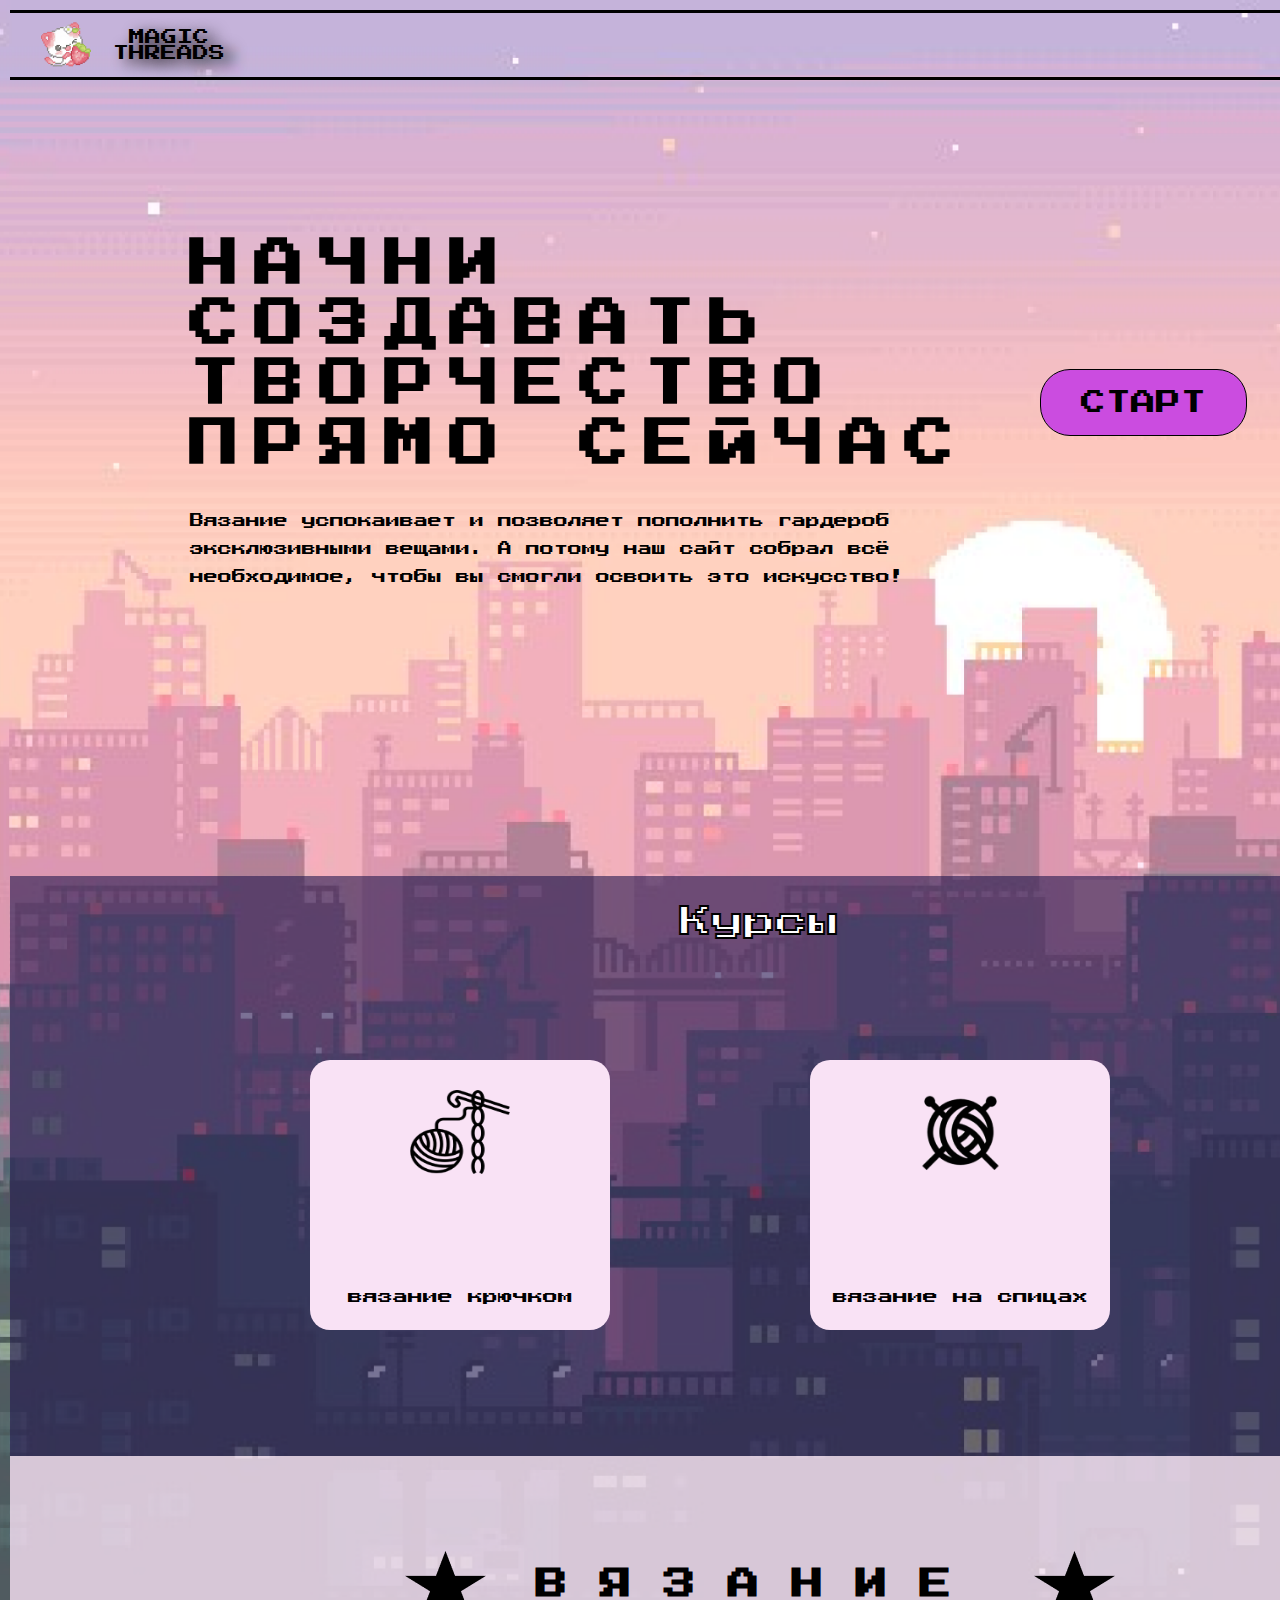
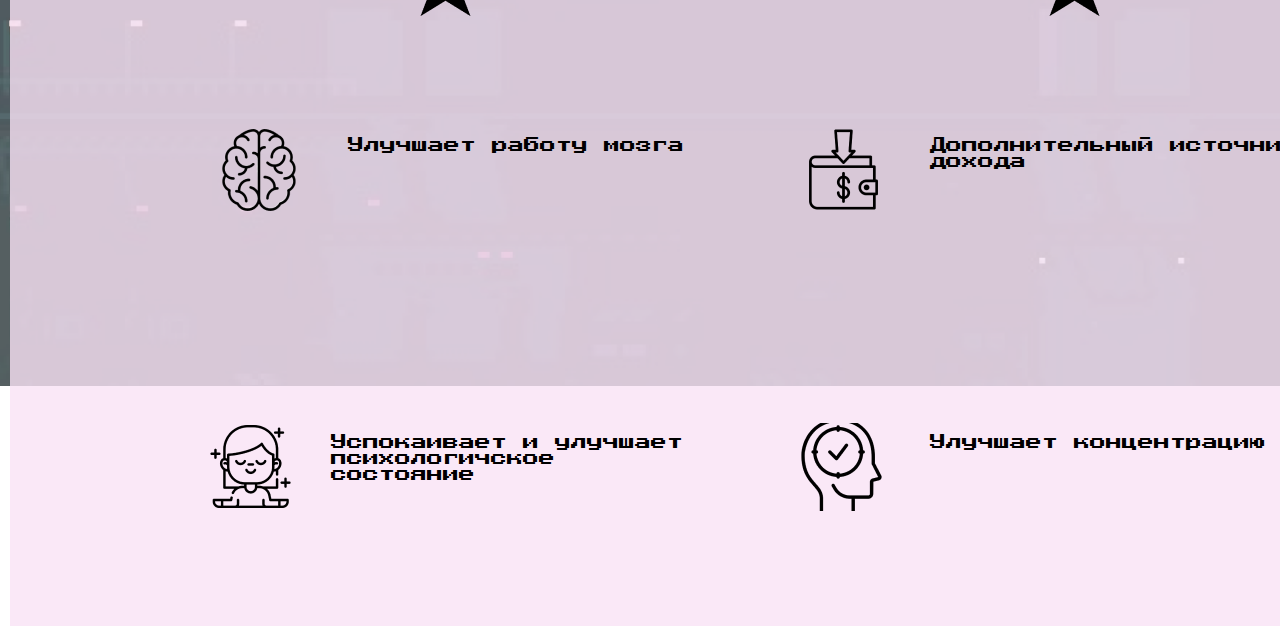
<file: index.html>
<!DOCTYPE html>
<html lang="ru">
<head>
    <meta charset="UTF-8">
    <meta name="viewport" content="width=device-width, initial-scale=1.0">
    <title>Magic Thread</title>
    <link rel="stylesheet" href="./style.css">
</head>
<body>
<div class="header">
    <header_logo class="header_logo">
        <img src="./images/logo.png" alt="Magic Thread">
        <p class="p">MAGIC <br> THREADS</p>
    </header_logo>
    <nav class="header_menu"><a href="./spravka.html">СПРАВОЧНИК</nav>
    </div>
<main class="main">
    <div class="container">
        <section class="welcome">
            <text class="welcome_l">
                <h1 class="welcome_title">
            НАЧНИ <br> СОЗДАВАТЬ <br> ТВОРЧЕСТВО <br> ПРЯМО СЕЙЧАС
                </h1>
                <p class="welcome_tex">Вязание успокаивает и позволяет пополнить гардероб эксклюзивными вещами. А потому наш сайт собрал всё необходимое, чтобы вы смогли освоить это искусство!</p>
            </text>
        <a href="spravka.html" class="btn">СТАРТ</a>
        </section>
    </div>
    <div class="course">
        <h1 style="position: relative; padding-top: 30px; color:white; -webkit-text-stroke: 1px black; text-align: center;">Курсы</h1>
        <div class="container">
            <course_list class="cource_list">
            <div class="course_list1">
                <img src="./images/course1.png" alt="" class="course_list_img1">
                <p class="course_list_title"><a href="./hook.html">вязание крючком</p>
            </div>
            <div class="course_list2">
                <img src="./images/course2.png" alt="" class="course_list_img2">
                <p class="course_list_title"><a href="./needle.html">вязание на спицах</p>  
            </div>
            </course_list>
        </div>
    </div>
    <div class="vyazanie">
        <vyazanie_tit class="vyazanie_tit">
            <img src="./images/star.png" alt="" class="vyazanie_img">
            <h1 class="vyazanie_tex">ВЯЗАНИЕ</h1>
            <img src="./images/star.png" alt="" class="vyazanie_img">
        </vyazanie_tit>
        <div class="vyazanie_block1">
            <div class="vyazanie_block1_1">
                <img src="./images/vyazanie1.png" alt="" class="vyazanie_block_img">
                <p class="vyazanie_block_tex">Улучшает работу мозга</p>
            </div>
            <div class="vyazanie_block1_1">
                <img src="./images/vyazanie2.png" alt="" class="vyazanie_block_img">
                <p class="vyazanie_block_tex">Дополнительный источник дохода</p>
            </div>
        </div>
        <div class="vyazanie_block2">
            <div class="vyazanie_block1_1">
                <img src="./images/vyazanie3.png" alt="" class="vyazanie_block_img">
                <p class="vyazanie_block_tex">Успокаивает и улучшает психологичское состояние</p>
            </div>
            <div class="vyazanie_block1_1">
                <img src="./images/vyazanie4.png" alt="" class="vyazanie_block_img">
                <p class="vyazanie_block_tex">Улучшает концентрацию</p>
            </div>
        </div>
    </div>
</main>
</body>
</html>
</file>
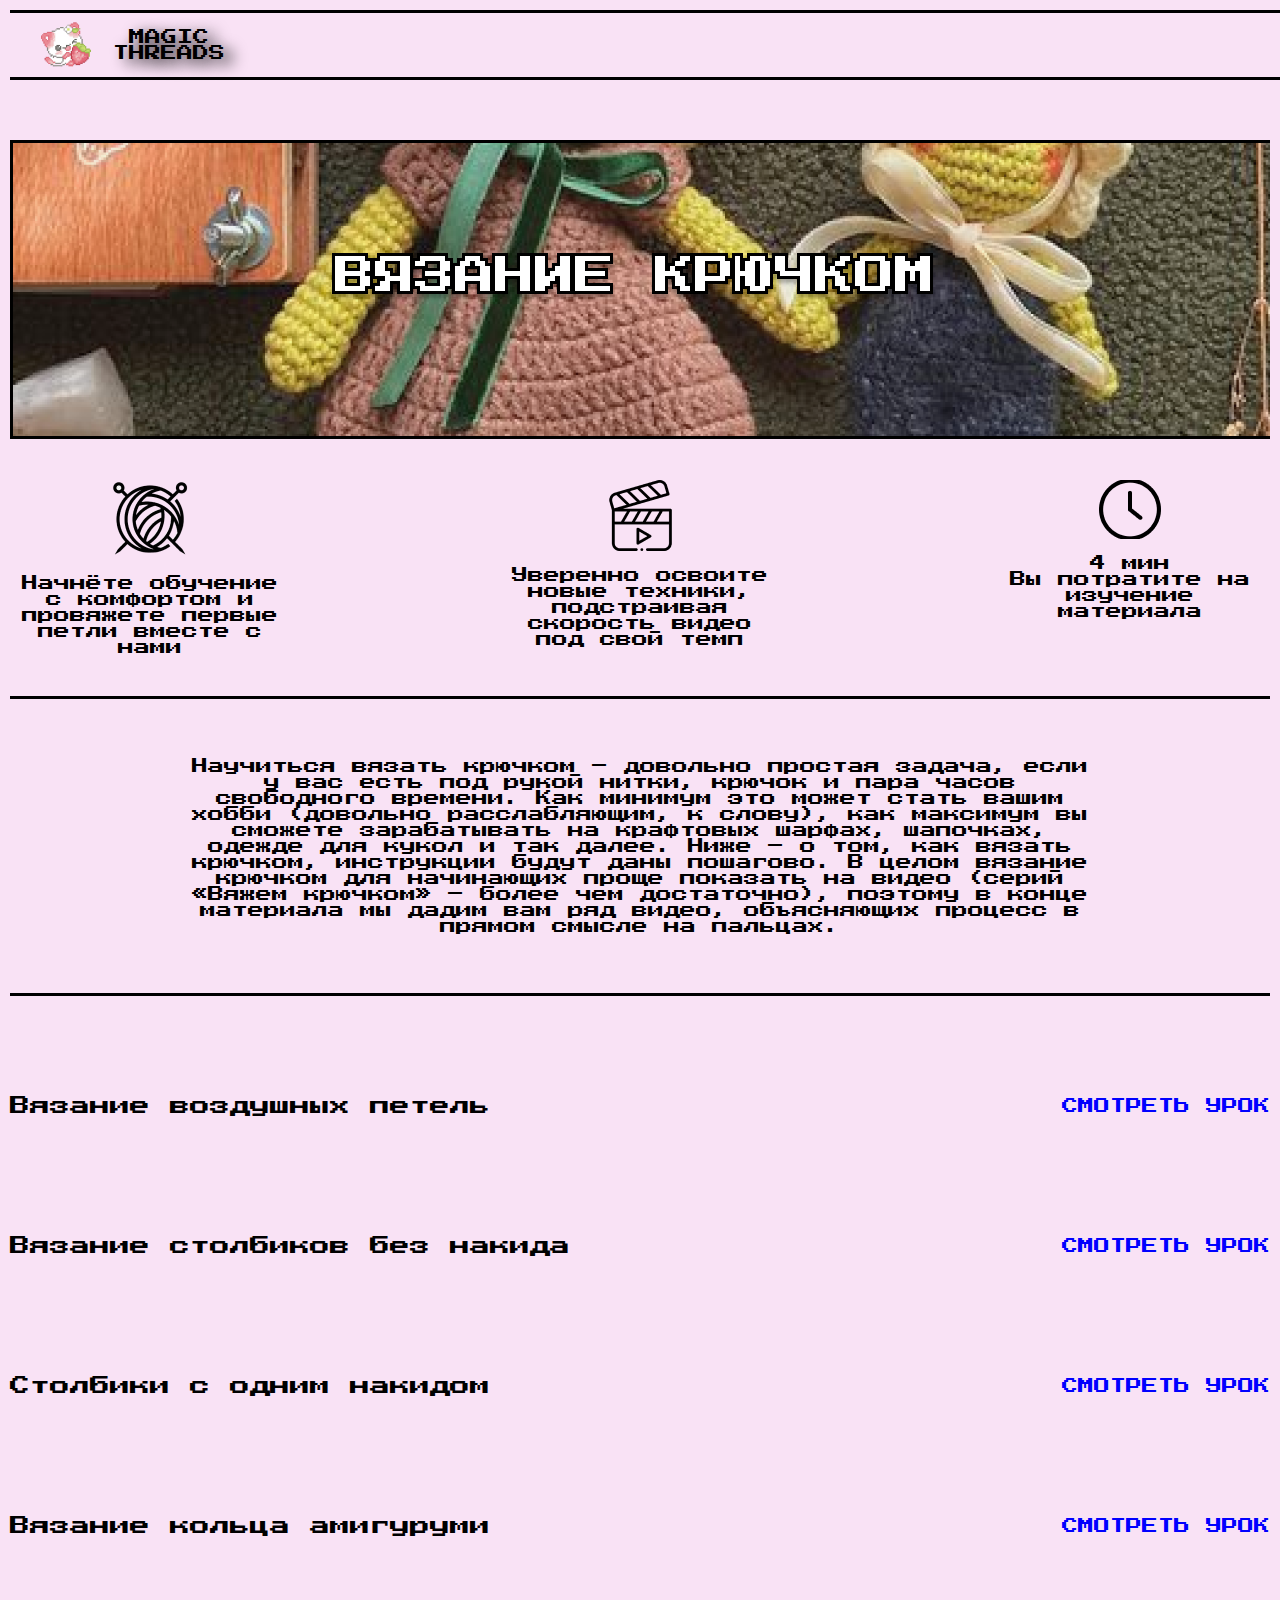
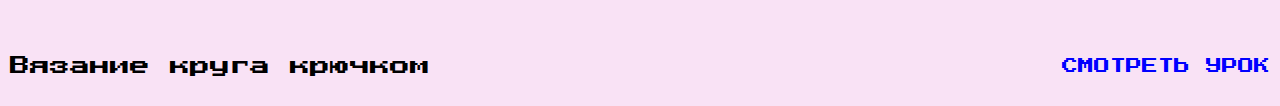
<file: hook.html>
<!DOCTYPE html>
<html lang="ru">
<head>
    <meta charset="UTF-8">
    <meta name="viewport" content="width=device-width, initial-scale=1.0">
    <title>Вязание крючком</title>
    <link rel="stylesheet" href="./hook.css">
</head>
<body>
    <div class="header">
        <header_logo class="header_logo">
            <img src="./images/logo.png" alt="Magic Thread">
            <p class="p">MAGIC <br> THREADS</p>
        </header_logo>
        <nav class="header_menu"><a href="./spravka.html">СПРАВОЧНИК</nav>
        </div>
    <main class="main">
        <div class="container">
        <div class="box_hook"></div>
        <study class="study">
            <study_1 class="study_1">
                <img src="./images/study_1.png" alt="" class="study_img">
                <p class="study_text">Начнёте обучение с комфортом и провяжете первые петли вместе с нами</p>
            </study_1>
            <study_1 class="study_1">
                <img src="./images/study_2.png" alt="" class="study_img">
                <p class="study_text">Уверенно освоите новые техники, подстраивая скорость видео под свой темп</p>
            </study_1>
            <study_1 class="study_1">
                <img src="./images/study_3.png" alt="" class="study_img">
                <p class="study_text">4 мин <br> Вы потратите на изучение материала</p>
            </study_1>
        </study>
        <block_study class="block_study">
            <p class="block_study_text">Научиться вязать крючком – довольно простая задача, если у вас есть под рукой нитки, крючок и пара часов свободного времени. Как минимум это может стать вашим хобби (довольно расслабляющим, к слову), как максимум вы сможете зарабатывать на крафтовых шарфах, шапочках, одежде для кукол и так далее. Ниже – о том, как вязать крючком, инструкции будут даны пошагово. В целом вязание крючком для начинающих проще показать на видео (серий «Вяжем крючком» – более чем достаточно), поэтому в конце материала мы дадим вам ряд видео, объясняющих процесс в прямом смысле на пальцах.</p>
        </block_study>
        <div class="name_study">
            <p class="name_text">Вязание воздушных петель</p>
            <name_link class="name_link"><a href="https://youtu.be/bpfMEyv2Y10?si=ZNQrtu1d12cXd1f4" style="color: blue;" >СМОТРЕТЬ УРОК</name_link>
            </div>
        <div class="name_study">
            <p class="name_text">Вязание столбиков без накида  </p>
            <name_link class="name_link"><a href="https://youtu.be/uSVAyr-mv74?si=gjNbr7jeP_evVF_w " style="color: blue;" >СМОТРЕТЬ УРОК</name_link>
            </div>
        <div class="name_study">
            <p class="name_text">Столбики с одним накидом</p>
            <name_link class="name_link"><a href="https://youtu.be/9ZoHQv_PK88?si=azl9Hdk-pGVxuUrF" style="color: blue;" >СМОТРЕТЬ УРОК</name_link>
            </div>
        <div class="name_study">
            <p class="name_text">Вязание кольца амигуруми </p>
            <name_link class="name_link"><a href=" https://youtu.be/7m7k21VZ2g4?si=k91yko8j9H56CvO2" style="color: blue;" >СМОТРЕТЬ УРОК</name_link>
            </div>
        <div class="name_study">
            <p class="name_text">Вязание круга крючком </p>
            <name_link class="name_link" ><a href="https://youtu.be/A7_aJkHhUUo?si=-vzav_Wx1vsSwbTF " style="color: blue;" >СМОТРЕТЬ УРОК</name_link>
        </div>
        </div>
     </main>
</body>
</html>
</file>
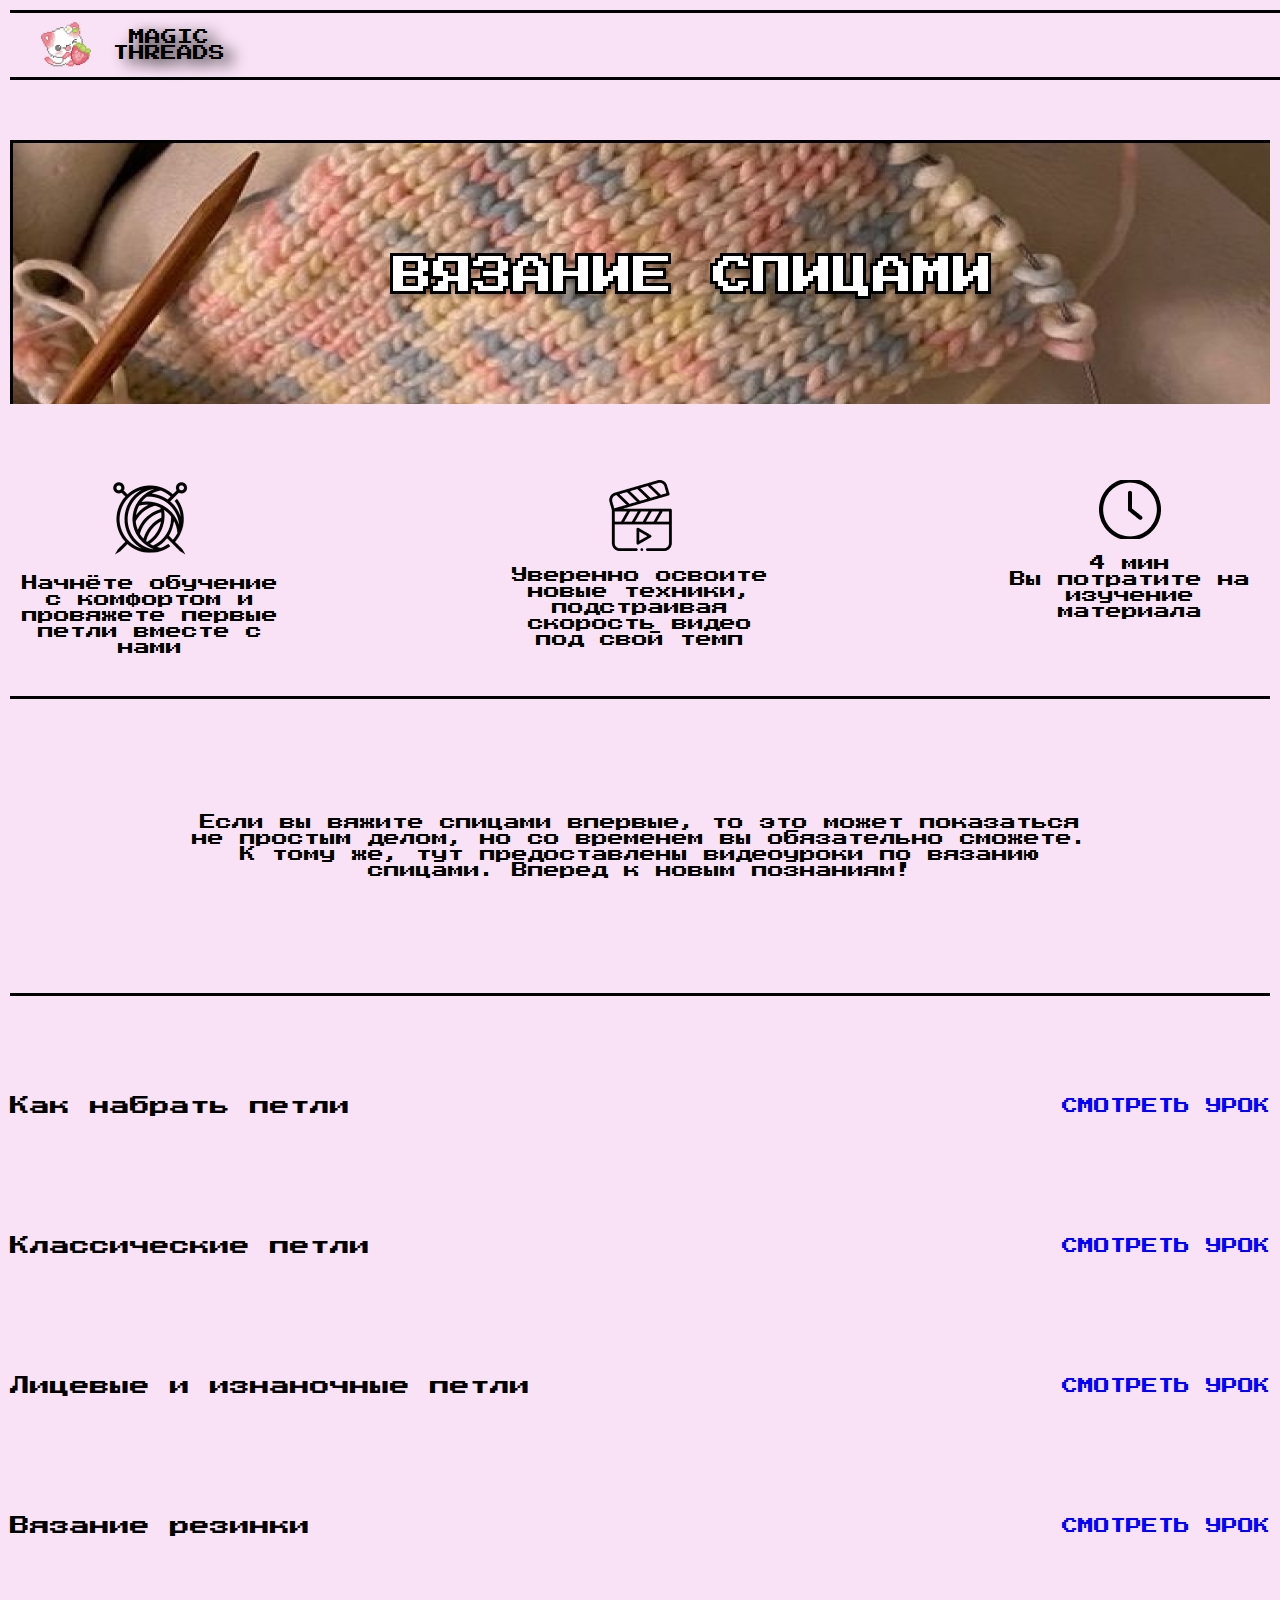
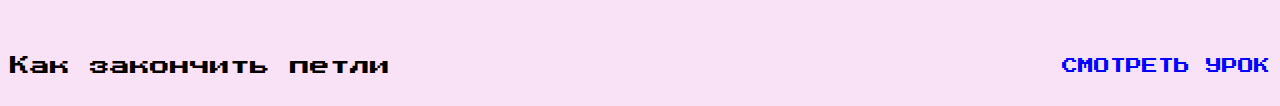
<file: needle.html>
<!DOCTYPE html>
<html lang="ru">
<head>
    <meta charset="UTF-8">
    <meta name="viewport" content="width=device-width, initial-scale=1.0">
    <title>Вязание спицами</title>
    <link rel="stylesheet" href="./hook.css">
</head>
<body>
    <div class="header">
        <header_logo class="header_logo">
            <img src="./images/logo.png" alt="Magic Thread">
            <p class="p">MAGIC <br> THREADS</p>
        </header_logo>
        <nav class="header_menu"><a href="./spravka.html">СПРАВОЧНИК</nav>
        </div>
    <main class="main">
        <div class="container">
        <div class="box_needle"></div>
        <study class="study">
            <study_1 class="study_1">
                <img src="./images/study_1.png" alt="" class="study_img">
                <p class="study_text">Начнёте обучение с комфортом и провяжете первые петли вместе с нами</p>
            </study_1>
            <study_1 class="study_1">
                <img src="./images/study_2.png" alt="" class="study_img">
                <p class="study_text">Уверенно освоите новые техники, подстраивая скорость видео под свой темп</p>
            </study_1>
            <study_1 class="study_1">
                <img src="./images/study_3.png" alt="" class="study_img">
                <p class="study_text">4 мин <br> Вы потратите на изучение материала</p>
            </study_1>
        </study>
        <block_study class="block_study">
            <p class="block_study_text">Если вы вяжите спицами впервые, то это может показаться не простым делом, но со временем вы обязательно сможете. К тому же, тут предоставлены видеоуроки по вязанию спицами. Вперед к новым познаниям! </p>
        </block_study>
        <div class="name_study">
            <p class="name_text">Как набрать петли </p>
            <name_link class="name_link"><a href="https://youtu.be/awp0Y95D17g?si=9KKVAKRoAmcA6jBs" style="color: blue;" >СМОТРЕТЬ УРОК</name_link>
            </div>
        <div class="name_study">
            <p class="name_text">Классические петли </p>
            <name_link class="name_link"><a href="https://youtu.be/BakOyNDuQ7I?si=sw-0ZQ714c6t3Hsl " style="color: blue;" >СМОТРЕТЬ УРОК</name_link>
            </div>
        <div class="name_study">
            <p class="name_text">Лицевые и изнаночные петли </p>
            <name_link class="name_link"><a href="https://youtu.be/Lv0U3-0jjmY?si=nU9iBBki5LItis35 " style="color: blue;" >СМОТРЕТЬ УРОК</name_link>
            </div>
        <div class="name_study">
            <p class="name_text">Вязание резинки </p>
            <name_link class="name_link"><a href="https://youtu.be/DbVHrdKGiMo?si=syYp1fM9npPhfQ1e " style="color: blue;" >СМОТРЕТЬ УРОК</name_link>
            </div>
        <div class="name_study">
            <p class="name_text">Как закончить петли </p>
            <name_link class="name_link" ><a href="5.https://youtu.be/z3Rh3D9FR0s?si=1nu_vB8ikyltC49U " style="color: blue;" >СМОТРЕТЬ УРОК</name_link>
        </div>
        </div>
     </main>
</body>
</html>
</file>
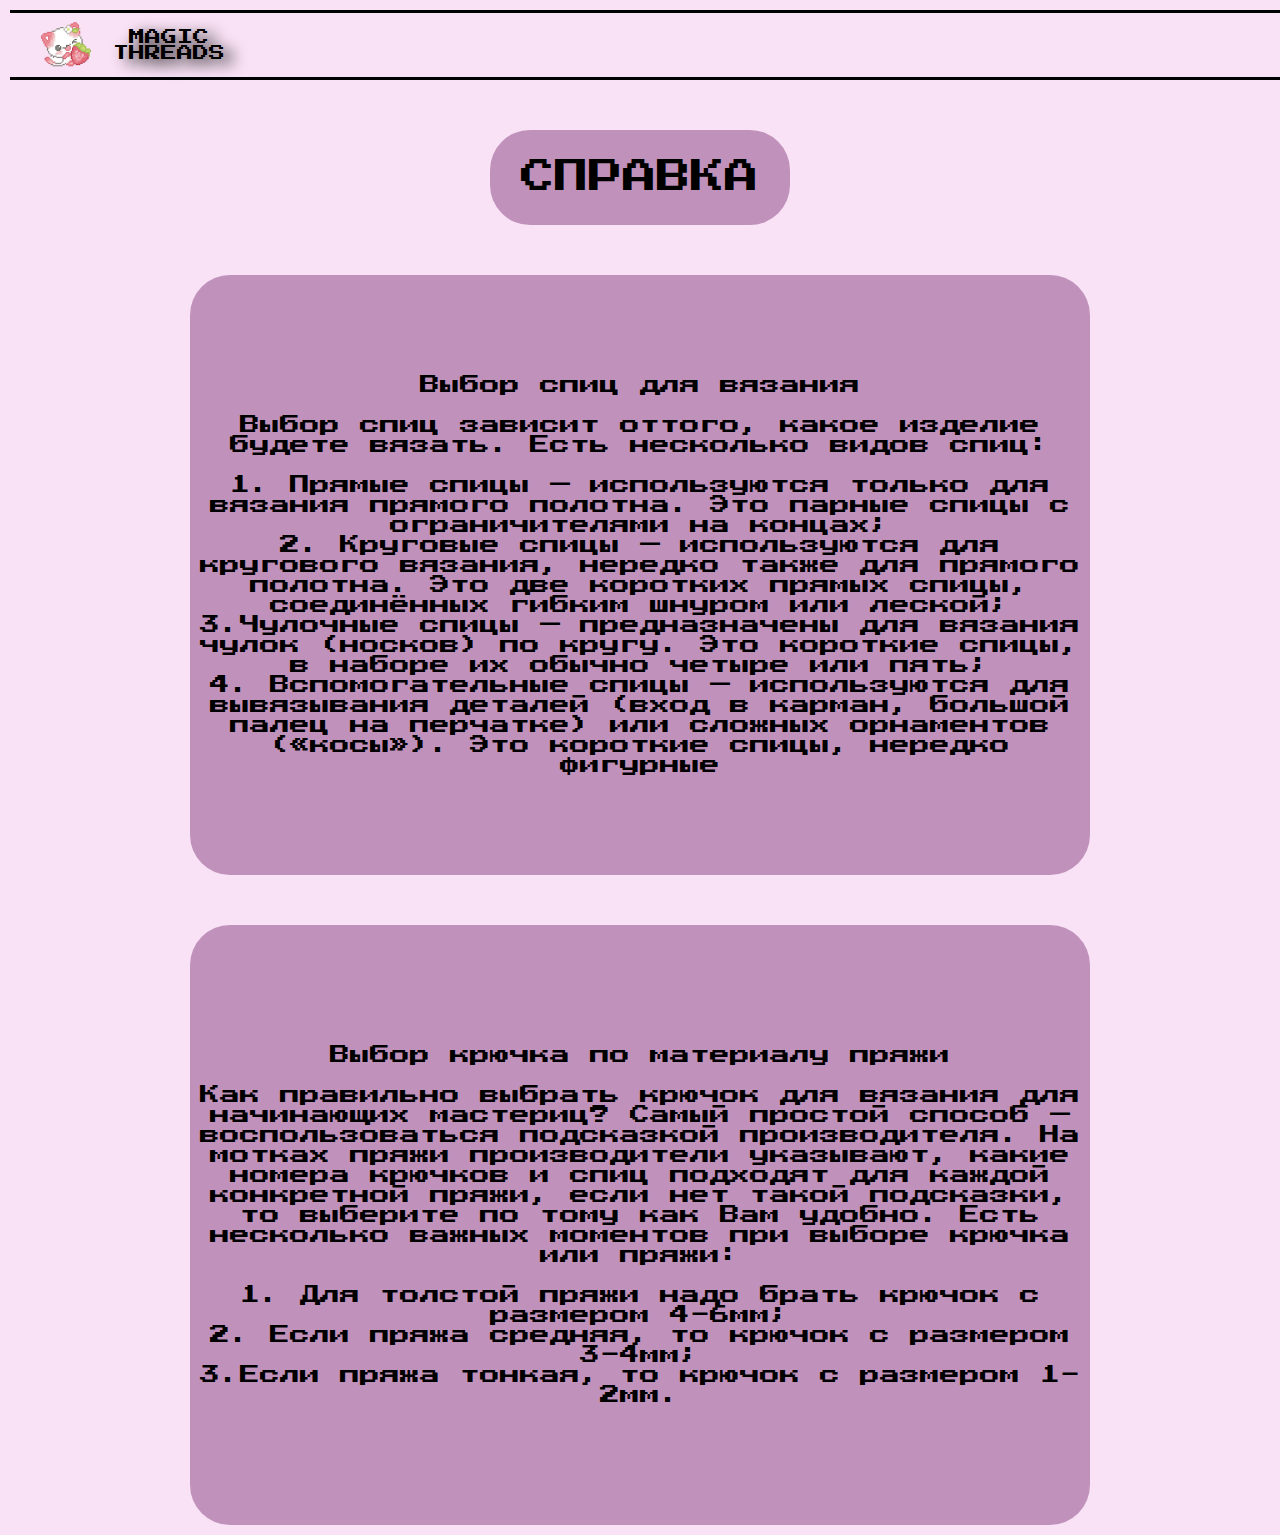
<file: spravka.html>
<!DOCTYPE html>
<html lang="en">
<head>
    <meta charset="UTF-8">
    <meta name="viewport" content="width=device-width, initial-scale=1.0">
    <title>СПРАВОЧНИК</title>
    <link rel="stylesheet" href="./hook.css">
</head>
<body>
    <div class="header">
        <header_logo class="header_logo">
            <img src="./images/logo.png" alt="Magic Thread">
            <p class="p">MAGIC <br> THREADS</p>
        </header_logo>
        <nav class="header_menu"><a href="#!">СПРАВОЧНИК</nav>
        </div>
    <main class="main">
        <div class="spravka_head">
            <div class="h1">СПРАВКА</div>
        </div>
        <div class="spravka_text">
            <spravka_context class="spravka_context">Выбор спиц для вязания
                <br>
                <br>
                Выбор спиц зависит оттого, какое изделие будете вязать. Есть несколько видов спиц:
                <br>
                <br>
                1. Прямые спицы — используются только для вязания прямого полотна. Это парные спицы с ограничителями на концах;
                <br>
                2. Круговые спицы — используются для кругового вязания, нередко также для прямого полотна. Это две коротких прямых спицы, соединённых гибким шнуром или леской;
                <br>
                3.Чулочные спицы — предназначены для вязания чулок (носков) по кругу. Это короткие спицы, в наборе их обычно четыре или пять;
                <br>
                4. Вспомогательные спицы — используются для вывязывания деталей (вход в карман, большой палец на перчатке) или сложных орнаментов («косы»). Это короткие спицы, нередко фигурные
            </spravka_context>
        </div>
            <div class="spravka_text">
                <spravka_context class="spravka_context">Выбор крючка по материалу пряжи
                    <br>
                    <br>
                    Как правильно выбрать крючок для вязания для начинающих мастериц? Самый простой способ — воспользоваться подсказкой производителя. На мотках пряжи производители указывают, какие номера крючков и спиц подходят для каждой конкретной пряжи, если нет такой подсказки, то выберите по тому как Вам удобно. Есть несколько важных моментов при выборе крючка или пряжи:
                    <br>
                    <br>
                    1. 
                    Для толстой пряжи надо брать крючок с размером 4-6мм;
                    <br>
                    2. Если пряжа средняя, то крючок с размером 3-4мм;
                    <br>
                    3.Если пряжа тонкая, то крючок с размером 1-2мм.
        </div>
    </main>
</body>
</html>
</file>
<file: style.css>
@import url('https://fonts.googleapis.com/css2?family=Press+Start+2P&display=swap');
*{
box-sizing: border-box;
color:#000000;
text-decoration: none;}
body {
    margin: 10px;
    font-family: "Press Start 2P", system-ui;
    background: url(images/fon.png) no-repeat;
    background-size: cover;
    background-position: center;
    color: #000000;
}
.header {
    margin-left: auto;
    margin-right: auto;
    display: flex;
    justify-content:space-between;
    align-items: center;
    gap: 1135px;
    top: 30px;
    padding-left: 30px;
    padding-right: 30px;
    border-block: 3px solid #000000;
    writing-mode: horizontal-tb;
    width: 1500px;

}
.header_logo{
    display: flex;
    justify-content: space-between;
    align-items: center;
    gap:21px;
    
}
.p{
    text-shadow: 9px 5px 15px #000000;
    text-align: center;
    font-size: 16px;
    
}
.header_menu{
font-size: 14px;
}
.btn{
    display: flex;
    align-items: center;
    justify-content: center;
    padding: 20px 40px; /*! Размеры кнопки от текста*/
    font-size: 25px;
    background: #CB4CE0;
    border: 1px solid #000000;
    border-radius: 30px;
    font-size: 25px;
}
.container{max-width: 900px;
margin-left: auto;
margin-right: auto;}
.welcome {
    margin-left: auto;
    margin-right: auto;
    padding-top: 120px;
    display: flex;
    align-items: center;
    justify-content: space-between;
    gap: 60px;
    width: 1050px;
}
.welcome_title{font-size: 50px; line-height: 1.2; letter-spacing: 15px;}
.welcome_tex{ font-size: 14px; line-height: 2; width: 790px;}
.course {
    margin-left: auto;
    margin-right: auto;
    top: 250px;
    background:rgba(35, 23, 79, 0.6);
    width: 1500px;
    height: 580px;
    position: relative;
}
.course_list_img1{
    width: 100px; 
    height: 114px; 
    
    display: block;
    margin: auto;
    position: relative;
    padding-top: 30px;}
.course_list_img2{
    width: 115px; 
    height: 114px; 
    object-fit: cover;
    display: block;
    margin: auto;
    position: relative;
    padding-top: 30px;}
.course_list1{
    width: 330px;
    height: 270px;
    background: #F9E2F5;
    border-radius: 20px;
    overflow: hidden;
}
.course_list2{
    width: 330px;
    height: 270px;
    background: #F9E2F5;
    border-radius: 20px;
    overflow: hidden;
}
course_list{
    display: flex;
    justify-content:space-between;
    align-items: center;
    position: relative;
    padding-top: 100px;
    gap: 100px;
}
.course_list_title{
    font-size: 15px; 
    position: relative; /*позиция относительно блока*/
    text-align: center;
    padding-top: 100px;
}
.vyazanie{
    margin-left: auto;
    margin-right: auto;
    top: 250px;
    background:rgba(249,226, 245, 0.8);
    width: 1500px;
    height: 770px;
    position: relative;}
.vyazanie_tit{
    display: flex;
    justify-content:center;
    align-items: center;
    position: relative;
    padding-top: 90px;
    gap: 50px;}
.vyazanie_tex{
    font-size: 32px; 
    letter-spacing: 2rem; /*расстояние между буквами*/
}
.vyazanie_block1{
    display: flex;
    justify-content:space-between;
    position: relative;
    padding: 100px 200px;
}
.vyazanie_block_tex{font-size: 16px; width: 380px; height: 65px;}
.vyazanie_block1_1{
    display: flex; 
    justify-content: space-between; 
    align-items: center; 
    gap: 40px;}
.vyazanie_block2{
    display: flex; 
    justify-content:space-between; 
    position: relative; 
    padding: 100px 200px;}
</file>
<file: hook.css>
@import url('https://fonts.googleapis.com/css2?family=Press+Start+2P&display=swap');
* {
    box-sizing: border-box;
    color:#000000;
    text-decoration: none;}
body{
    margin: 10px;
    background: #F9E2F5;
    font-family: "Press Start 2P", system-ui;
}
.header {
    display: flex;
    justify-content:space-between;
    align-items: center;
    gap: 1135px;
    top: 30px;
    padding-left: 30px;
    padding-right: 30px;
    border-block: 3px solid #000000;
    writing-mode: horizontal-tb;
    width: 1500px;
    margin-left: auto;
    margin-right: auto;
}
.header_logo{
    display: flex;
    justify-content: space-between;
    align-items: center;
    gap:21px;
    
}
.p{
    text-shadow: 9px 5px 15px #000000;
    text-align: center;
    font-size: 16px;
    
}
.header_menu{
font-size: 14px;
}
.container{
    max-width: 1400px;
    margin-left: auto;
    margin-right: auto
}
.box_hook{
  background-image: url(./images/b_hook.png);  
  background-repeat: no-repeat;
  height: 400px;
  position: relative;
  top: 60px;
}
.study{
    display: flex;
    justify-content: space-between;
    
}
.study_text{width: 280px;
height: 105px;
text-align: center;
}
.study_img{ display: block;
    margin: auto;}
.block_study{
    display: flex;
    justify-content:space-between;
    align-items: center;
    border-block: 3px solid #000000;
    writing-mode: horizontal-tb;
    height: 300px;
}
.block_study_text{text-align: center; 
    width: 900px; 
    position: relative;
    margin: auto;
    font-size: 16px;
    line-height: 1;
}
.box_needle{
    background-image: url(./images/b_needle.png);  
    background-repeat: no-repeat;
    height: 400px;
    position: relative;
    top: 60px;
  }

  .spravka_head{
    width: 300px;
    height: 95px;
    background: #C092BB;
    border-radius: 40px;
    overflow: hidden;
    margin-left: auto;
    margin-right: auto;
    margin-top: 50px;
  }
  .h1{
    font-size: 34px;
    text-align: center;
    position: relative;
    top: 30px;
}
.spravka_text{
    width: 900px;
    height: 600px;
    display: flex;
    justify-content:space-between;
    align-items: center;
    background: #C092BB;
    border-radius: 40px;
    overflow: hidden;
    margin-left: auto;
    margin-right: auto;
    margin-top: 50px;
}
.spravka_context{
    font-size: 20px;
    position: relative;
    margin: auto;
    text-align: center;
}
.name_study{
    display: flex;
    justify-content:space-between;
    align-items: center;
    padding-top: 80px;
}
.name_text{
    font-size: 20px;
}
</file>
